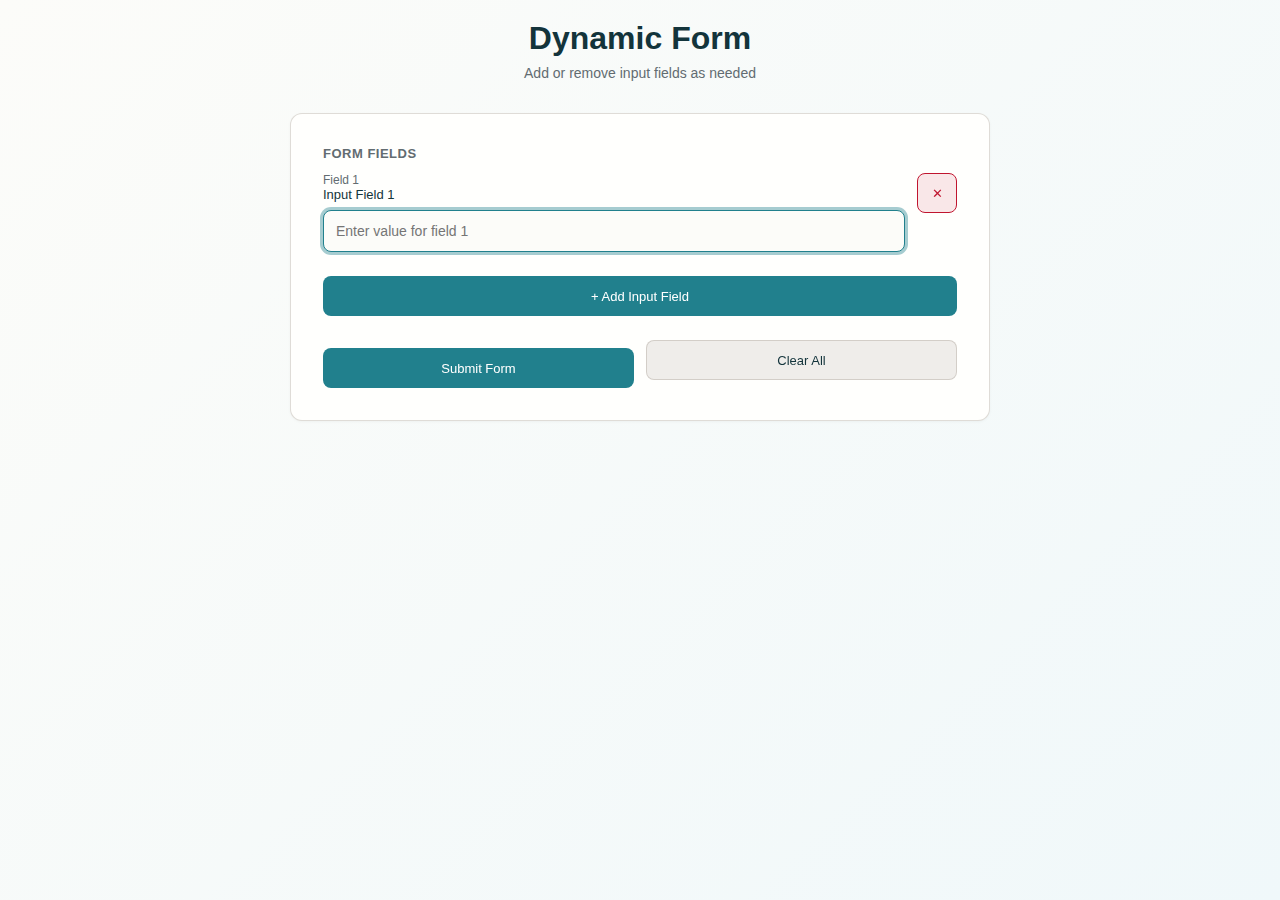
<file: JavaScript_Task_1_Divyesh_Gangera/index.html>
<!DOCTYPE html>
<html lang="en">
<head>
    <meta charset="UTF-8">
    <meta name="viewport" content="width=device-width, initial-scale=1.0">
    <title>Dynamic Input Form - MERN Stack</title>
    <link rel="stylesheet" href="styles.css">
</head>
<body>
    <div class="container">
        <div class="header">
            <h1>Dynamic Form</h1>
            <p>Add or remove input fields as needed</p>
        </div>

        <div class="form-card">
            <div class="success-message" id="successMessage">
                ✓ Form submitted successfully! Data logged to console.
            </div>

            <form id="dynamicForm">
                <div class="fields-section">
                    <div class="fields-header">Form Fields</div>
                    <div id="fieldsContainer"></div>
                </div>

                <button type="button" class="btn btn-add" id="addFieldBtn">
                    + Add Input Field
                </button>

                <div class="form-actions">
                    <button type="submit" class="btn btn-submit" id="submitBtn">
                        Submit Form
                    </button>
                    <button type="reset" class="btn btn-reset" id="resetBtn">
                        Clear All
                    </button>
                </div>
            </form>
        </div>
    </div>

    <script src="script.js"></script>
</body>
</html>
</file>
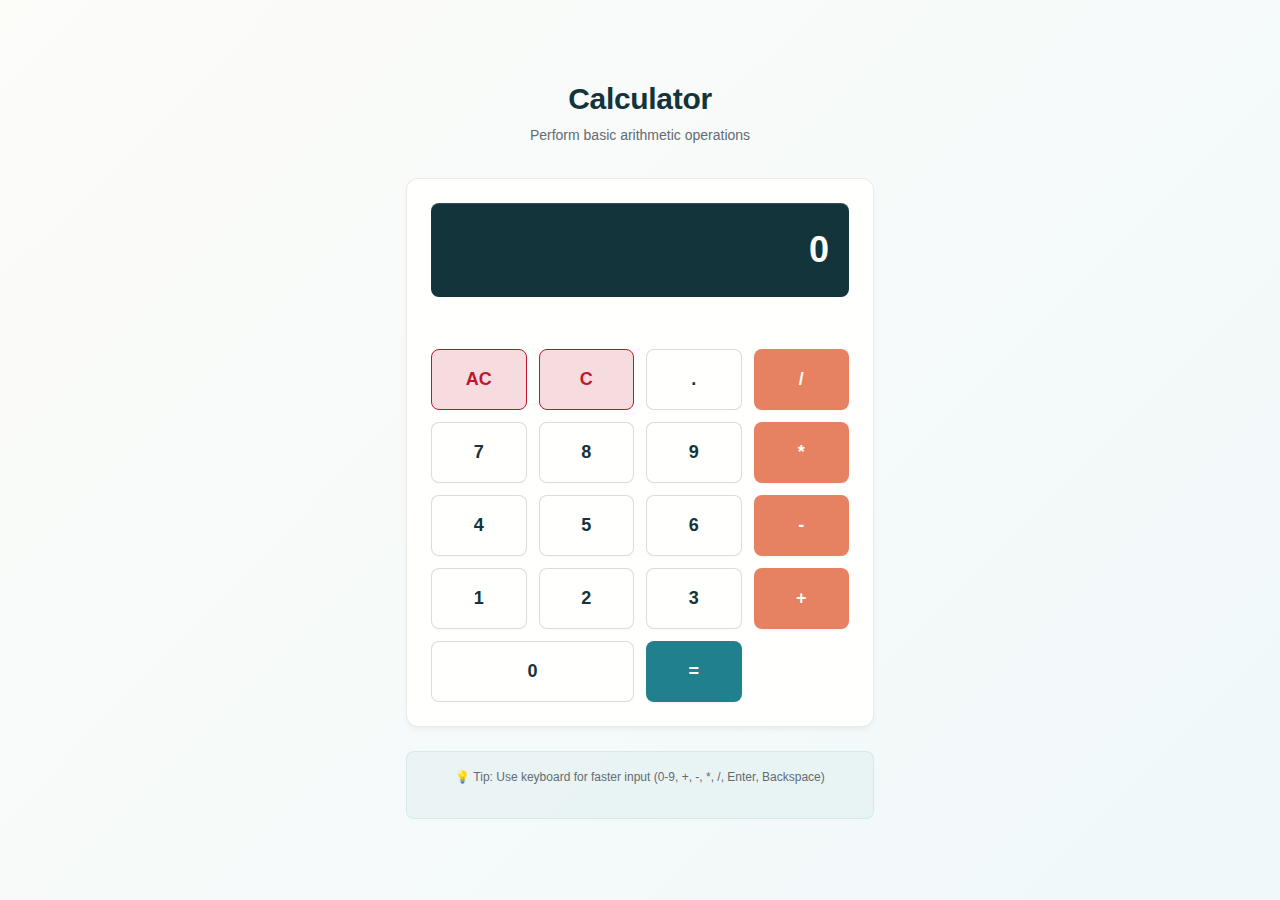
<file: JavaScript_Task_2_Divyesh_Gangera/index.html>
<!DOCTYPE html>
<html lang="en">
<head>
    <meta charset="UTF-8">
    <meta name="viewport" content="width=device-width, initial-scale=1.0">
    <title>Calculator - MERN Stack</title>
    <link rel="stylesheet" href="styles.css">
</head>
<body>
    <div class="container">
        <div class="header">
            <h1>Calculator</h1>
            <p>Perform basic arithmetic operations</p>
        </div>

        <div class="calculator">
            <div class="display-container">
                <div class="display" id="display">0</div>
                <div class="history" id="history"></div>
            </div>

            <div class="buttons-grid">
                <!-- First Row: AC, C, . -->
                <button class="btn btn-reset" data-action="reset">AC</button>
                <button class="btn btn-clear" data-action="clear">C</button>
                <button class="btn btn-decimal" data-value=".">.</button>
                <button class="btn btn-operator" data-operator="/">/</button>

                <!-- Second Row: 7, 8, 9 -->
                <button class="btn btn-number" data-value="7">7</button>
                <button class="btn btn-number" data-value="8">8</button>
                <button class="btn btn-number" data-value="9">9</button>
                <button class="btn btn-operator" data-operator="*">*</button>

                <!-- Third Row: 4, 5, 6 -->
                <button class="btn btn-number" data-value="4">4</button>
                <button class="btn btn-number" data-value="5">5</button>
                <button class="btn btn-number" data-value="6">6</button>
                <button class="btn btn-operator" data-operator="-">-</button>

                <!-- Fourth Row: 1, 2, 3 -->
                <button class="btn btn-number" data-value="1">1</button>
                <button class="btn btn-number" data-value="2">2</button>
                <button class="btn btn-number" data-value="3">3</button>
                <button class="btn btn-operator" data-operator="+">+</button>

                <!-- Fifth Row: 0, Equals -->
                <button class="btn btn-number btn-zero" data-value="0">0</button>
                <button class="btn btn-equals" data-action="equals">=</button>
            </div>
        </div>

        <div class="info">
            <p>💡 Tip: Use keyboard for faster input (0-9, +, -, *, /, Enter, Backspace)</p>
        </div>
    </div>

    <script src="script.js"></script>
</body>
</html>
</file>
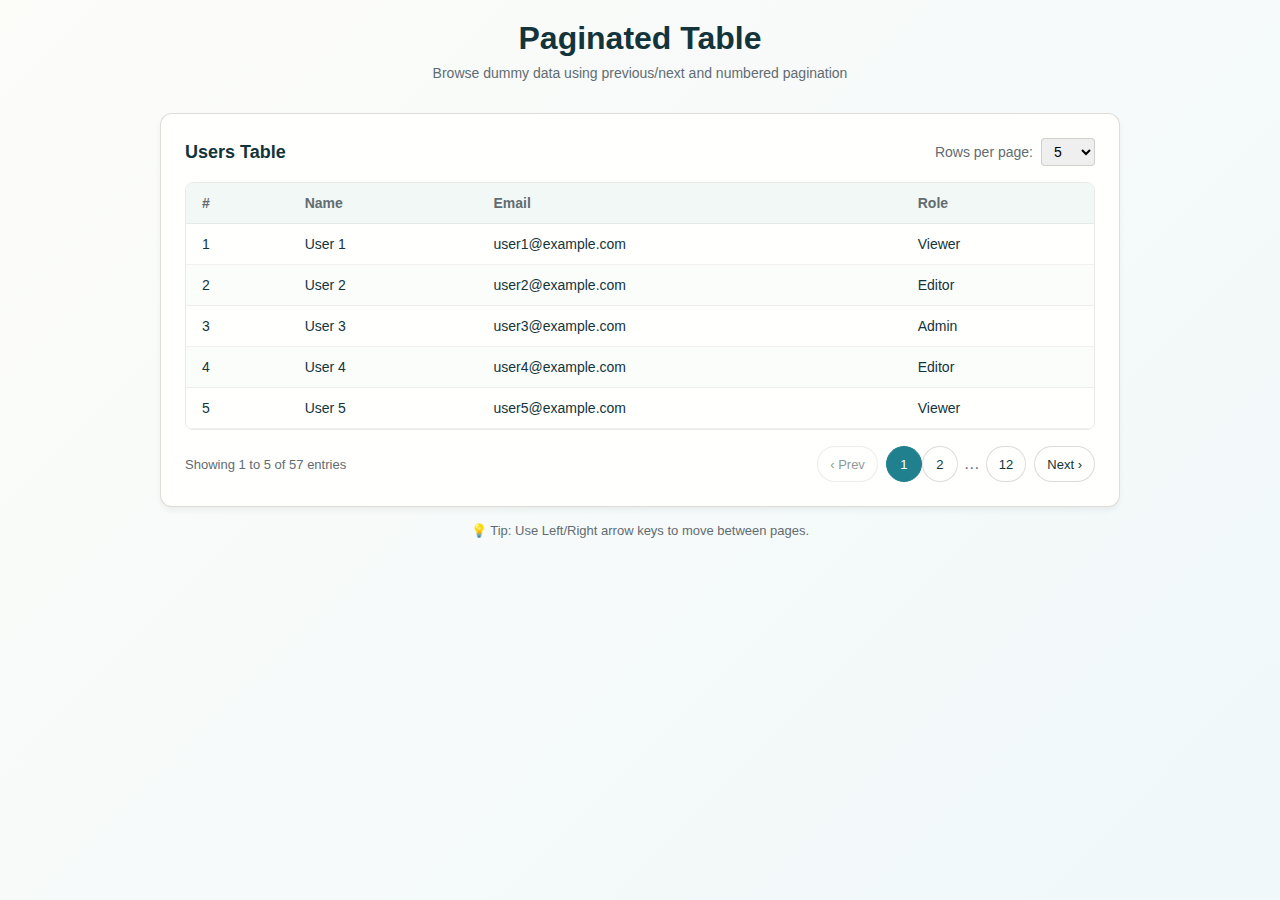
<file: JavaScript_Task_3_Divyesh_Gangera/index.html>
<!DOCTYPE html>
<html lang="en">
<head>
  <meta charset="UTF-8" />
  <meta name="viewport" content="width=device-width, initial-scale=1.0" />
  <title>Table Pagination - MERN Stack</title>
  <link rel="stylesheet" href="styles.css" />
</head>
<body>
  <div class="container">
    <header class="header">
      <h1>Paginated Table</h1>
      <p>Browse dummy data using previous/next and numbered pagination</p>
    </header>

    <main class="card">
      <div class="table-header">
        <h2 class="table-title">Users Table</h2>
        <div class="page-size-control">
          <label for="pageSizeSelect">Rows per page:</label>
          <select id="pageSizeSelect">
            <option value="5" selected>5</option>
            <option value="10">10</option>
          </select>
        </div>
      </div>

      <div class="table-wrapper">
        <table>
          <thead>
            <tr>
              <th>#</th>
              <th>Name</th>
              <th>Email</th>
              <th>Role</th>
            </tr>
          </thead>
          <tbody id="tableBody">
          </tbody>
        </table>
      </div>

      <div class="table-footer">
        <div class="rows-info" id="rowsInfo">
          Showing 0 to 0 of 0 entries
        </div>

        <nav class="pagination" aria-label="Table pagination">
          <button
            class="pagination-btn prev"
            id="prevBtn"
            type="button"
          >
            ‹ Prev
          </button>

          <div class="pagination-pages" id="paginationPages">
            <!-- Dynamic numbered buttons + ellipsis -->
          </div>

          <button
            class="pagination-btn next"
            id="nextBtn"
            type="button"
          >
            Next ›
          </button>
        </nav>
      </div>
    </main>

    <p class="hint">
      💡 Tip: Use Left/Right arrow keys to move between pages.
    </p>
  </div>

  <script src="script.js"></script>
</body>
</html>
</file>
<file: JavaScript_Task_1_Divyesh_Gangera/styles.css>
:root {
  --color-bg-primary: rgba(252, 252, 249, 1);
  --color-bg-secondary: rgba(255, 255, 253, 1);
  --color-text-primary: rgba(19, 52, 59, 1);
  --color-text-secondary: rgba(98, 108, 113, 1);
  --color-primary: rgba(33, 128, 141, 1);
  --color-primary-hover: rgba(29, 116, 128, 1);
  --color-primary-active: rgba(26, 104, 115, 1);
  --color-border: rgba(94, 82, 64, 0.2);
  --color-error: rgba(192, 21, 47, 1);
  --color-success: rgba(33, 128, 141, 1);
  --color-focus-ring: rgba(33, 128, 141, 0.4);
  --shadow-sm: 0 1px 3px rgba(0, 0, 0, 0.04);
  --shadow-md: 0 4px 6px -1px rgba(0, 0, 0, 0.04);
  --radius-base: 8px;
  --radius-lg: 12px;
  --space-8: 8px;
  --space-12: 12px;
  --space-16: 16px;
  --space-20: 20px;
  --space-24: 24px;
  --space-32: 32px;
  --font-family: -apple-system, BlinkMacSystemFont, "Segoe UI", sans-serif;
}

* {
  margin: 0;
  padding: 0;
  box-sizing: border-box;
}

body {
  font-family: var(--font-family);
  background: linear-gradient(
    135deg,
    var(--color-bg-primary) 0%,
    rgba(240, 248, 250, 1) 100%
  );
  color: var(--color-text-primary);
  min-height: 100vh;
  padding: var(--space-20);
}

.container {
  max-width: 700px;
  margin: 0 auto;
}

.header {
  text-align: center;
  margin-bottom: var(--space-32);
}

.header h1 {
  font-size: 32px;
  font-weight: 600;
  margin-bottom: var(--space-8);
  color: var(--color-text-primary);
}

.header p {
  font-size: 14px;
  color: var(--color-text-secondary);
  margin: 0;
}

.form-card {
  background: var(--color-bg-secondary);
  border-radius: var(--radius-lg);
  border: 1px solid var(--color-border);
  padding: var(--space-32);
  box-shadow: var(--shadow-sm);
}

.form-group {
  margin-bottom: var(--space-20);
}

.form-group:last-of-type {
  margin-bottom: var(--space-24);
}

.field-container {
  display: flex;
  gap: var(--space-12);
  align-items: flex-start;
}

.field-wrapper {
  flex: 1;
}

.form-label {
  display: block;
  font-size: 13px;
  font-weight: 500;
  margin-bottom: var(--space-8);
  color: var(--color-text-primary);
  text-transform: capitalize;
}

.form-input {
  width: 100%;
  padding: var(--space-12) var(--space-12);
  font-size: 14px;
  border: 1px solid var(--color-border);
  border-radius: var(--radius-base);
  background: var(--color-bg-primary);
  color: var(--color-text-primary);
  transition: all 0.15s ease;
  font-family: var(--font-family);
}

.form-input:focus {
  outline: none;
  border-color: var(--color-primary);
  box-shadow: 0 0 0 3px var(--color-focus-ring);
}

.form-input:disabled {
  background-color: rgba(94, 82, 64, 0.05);
  cursor: not-allowed;
  opacity: 0.6;
}

.form-input.error {
  border-color: var(--color-error);
}

.form-input.error:focus {
  box-shadow: 0 0 0 3px rgba(192, 21, 47, 0.4);
}

.error-message {
  font-size: 12px;
  color: var(--color-error);
  margin-top: var(--space-4);
  display: none;
}

.form-group.has-error .error-message {
  display: block;
}

.btn-group {
  display: flex;
  gap: var(--space-8);
}

.btn {
  padding: var(--space-10) var(--space-16);
  border-radius: var(--radius-base);
  font-size: 13px;
  font-weight: 500;
  cursor: pointer;
  border: none;
  transition: all 0.15s ease;
  font-family: var(--font-family);
  display: inline-flex;
  align-items: center;
  justify-content: center;
  min-width: 40px;
  height: 40px;
}

.btn:focus-visible {
  outline: 2px solid var(--color-primary);
  outline-offset: 2px;
}

.btn:disabled {
  opacity: 0.5;
  cursor: not-allowed;
}

.btn-remove {
  background: rgba(192, 21, 47, 0.1);
  color: var(--color-error);
  padding: var(--space-10);
  width: 40px;
  flex-shrink: 0;
  border: 1px solid var(--color-error);
}

.btn-remove:hover:not(:disabled) {
  background: rgba(192, 21, 47, 0.2);
}

.btn-remove:active:not(:disabled) {
  background: rgba(192, 21, 47, 0.3);
}

.btn-add {
  background: var(--color-primary);
  color: rgba(255, 255, 255, 1);
  border: none;
  width: 100%;
  margin-bottom: var(--space-24);
}

.btn-add:hover:not(:disabled) {
  background: var(--color-primary-hover);
}

.btn-add:active:not(:disabled) {
  background: var(--color-primary-active);
}

.btn-submit {
  background: var(--color-primary);
  color: rgba(255, 255, 255, 1);
  width: 100%;
  border: none;
  margin-top: var(--space-8);
}

.btn-submit:hover:not(:disabled) {
  background: var(--color-primary-hover);
}

.btn-submit:active:not(:disabled) {
  background: var(--color-primary-active);
}

.btn-reset {
  background: rgba(94, 82, 64, 0.1);
  color: var(--color-text-primary);
  border: 1px solid var(--color-border);
  width: 100%;
}

.btn-reset:hover:not(:disabled) {
  background: rgba(94, 82, 64, 0.15);
}

.fields-section {
  margin-bottom: var(--space-16);
}

.fields-header {
  font-size: 13px;
  font-weight: 600;
  color: var(--color-text-secondary);
  margin-bottom: var(--space-12);
  text-transform: uppercase;
  letter-spacing: 0.5px;
}

.success-message {
  background: rgba(33, 128, 141, 0.1);
  border: 1px solid var(--color-success);
  border-radius: var(--radius-base);
  padding: var(--space-16);
  margin-bottom: var(--space-16);
  color: var(--color-success);
  font-size: 14px;
  display: none;
}

.success-message.show {
  display: block;
  animation: slideIn 0.3s ease forwards;
}

@keyframes slideIn {
  from {
    opacity: 0;
    transform: translateY(-10px);
  }
  to {
    opacity: 1;
    transform: translateY(0);
  }
}

.form-actions {
  display: grid;
  grid-template-columns: 1fr 1fr;
  gap: var(--space-12);
}

.empty-state {
  text-align: center;
  padding: var(--space-32);
  color: var(--color-text-secondary);
  font-size: 14px;
}

.empty-state svg {
  width: 48px;
  height: 48px;
  margin-bottom: var(--space-16);
  opacity: 0.5;
}

@media (max-width: 600px) {
  .form-card {
    padding: var(--space-20);
  }

  .form-actions {
    grid-template-columns: 1fr;
  }

  .header h1 {
    font-size: 24px;
  }
}

.field-number {
  font-size: 12px;
  color: var(--color-text-secondary);
  margin-bottom: var(--space-4);
}
</file>
<file: JavaScript_Task_2_Divyesh_Gangera/styles.css>
:root {
  /* Primitive Color Tokens */
  --color-white: rgba(255, 255, 255, 1);
  --color-black: rgba(0, 0, 0, 1);
  --color-cream-50: rgba(252, 252, 249, 1);
  --color-cream-100: rgba(255, 255, 253, 1);
  --color-gray-200: rgba(245, 245, 245, 1);
  --color-gray-300: rgba(167, 169, 169, 1);
  --color-gray-400: rgba(119, 124, 124, 1);
  --color-slate-500: rgba(98, 108, 113, 1);
  --color-brown-600: rgba(94, 82, 64, 1);
  --color-charcoal-700: rgba(31, 33, 33, 1);
  --color-charcoal-800: rgba(38, 40, 40, 1);
  --color-slate-900: rgba(19, 52, 59, 1);
  --color-teal-300: rgba(50, 184, 198, 1);
  --color-teal-400: rgba(45, 166, 178, 1);
  --color-teal-500: rgba(33, 128, 141, 1);
  --color-teal-600: rgba(29, 116, 128, 1);
  --color-teal-700: rgba(26, 104, 115, 1);
  --color-teal-800: rgba(41, 150, 161, 1);
  --color-red-400: rgba(255, 84, 89, 1);
  --color-red-500: rgba(192, 21, 47, 1);
  --color-orange-400: rgba(230, 129, 97, 1);
  --color-orange-500: rgba(168, 75, 47, 1);

  /* RGB versions for opacity control */
  --color-brown-600-rgb: 94, 82, 64;
  --color-teal-500-rgb: 33, 128, 141;
  --color-slate-900-rgb: 19, 52, 59;
  --color-slate-500-rgb: 98, 108, 113;
  --color-red-500-rgb: 192, 21, 47;
  --color-red-400-rgb: 255, 84, 89;
  --color-orange-500-rgb: 168, 75, 47;
  --color-orange-400-rgb: 230, 129, 97;

  /* Background color tokens (Light Mode) */
  --color-bg-1: rgba(59, 130, 246, 0.08); /* Light blue */
  --color-bg-2: rgba(245, 158, 11, 0.08); /* Light yellow */
  --color-bg-3: rgba(34, 197, 94, 0.08); /* Light green */
  --color-bg-4: rgba(239, 68, 68, 0.08); /* Light red */
  --color-bg-5: rgba(147, 51, 234, 0.08); /* Light purple */
  --color-bg-6: rgba(249, 115, 22, 0.08); /* Light orange */
  --color-bg-7: rgba(236, 72, 153, 0.08); /* Light pink */
  --color-bg-8: rgba(6, 182, 212, 0.08); /* Light cyan */

  /* Semantic Color Tokens (Light Mode) */
  --color-background: var(--color-cream-50);
  --color-surface: var(--color-cream-100);
  --color-text: var(--color-slate-900);
  --color-text-secondary: var(--color-slate-500);
  --color-primary: var(--color-teal-500);
  --color-primary-hover: var(--color-teal-600);
  --color-primary-active: var(--color-teal-700);
  --color-secondary: rgba(var(--color-brown-600-rgb), 0.12);
  --color-secondary-hover: rgba(var(--color-brown-600-rgb), 0.2);
  --color-secondary-active: rgba(var(--color-brown-600-rgb), 0.25);
  --color-border: rgba(var(--color-brown-600-rgb), 0.2);
  --color-btn-primary-text: var(--color-cream-50);
  --color-card-border: rgba(var(--color-brown-600-rgb), 0.12);
  --color-card-border-inner: rgba(var(--color-brown-600-rgb), 0.12);
  --color-error: var(--color-red-500);
  --color-success: var(--color-teal-500);
  --color-warning: var(--color-orange-500);
  --color-info: var(--color-slate-500);
  --color-focus-ring: rgba(var(--color-teal-500-rgb), 0.4);
  --color-select-caret: rgba(var(--color-slate-900-rgb), 0.8);

  /* Common style patterns */
  --focus-ring: 0 0 0 3px var(--color-focus-ring);
  --focus-outline: 2px solid var(--color-primary);
  --status-bg-opacity: 0.15;
  --status-border-opacity: 0.25;
  --select-caret-light: url("data:image/svg+xml,%3Csvg xmlns='http://www.w3.org/2000/svg' width='16' height='16' viewBox='0 0 24 24' fill='none' stroke='%23134252' stroke-width='2' stroke-linecap='round' stroke-linejoin='round'%3E%3Cpolyline points='6 9 12 15 18 9'%3E%3C/polyline%3E%3C/svg%3E");
  --select-caret-dark: url("data:image/svg+xml,%3Csvg xmlns='http://www.w3.org/2000/svg' width='16' height='16' viewBox='0 0 24 24' fill='none' stroke='%23f5f5f5' stroke-width='2' stroke-linecap='round' stroke-linejoin='round'%3E%3Cpolyline points='6 9 12 15 18 9'%3E%3C/polyline%3E%3C/svg%3E");

  /* RGB versions for opacity control */
  --color-success-rgb: 33, 128, 141;
  --color-error-rgb: 192, 21, 47;
  --color-warning-rgb: 168, 75, 47;
  --color-info-rgb: 98, 108, 113;

  /* Typography */
  --font-family-base: "FKGroteskNeue", "Geist", "Inter", -apple-system,
    BlinkMacSystemFont, "Segoe UI", Roboto, sans-serif;
  --font-family-mono: "Berkeley Mono", ui-monospace, SFMono-Regular, Menlo,
    Monaco, Consolas, monospace;
  --font-size-xs: 11px;
  --font-size-sm: 12px;
  --font-size-base: 14px;
  --font-size-md: 14px;
  --font-size-lg: 16px;
  --font-size-xl: 18px;
  --font-size-2xl: 20px;
  --font-size-3xl: 24px;
  --font-size-4xl: 30px;
  --font-weight-normal: 400;
  --font-weight-medium: 500;
  --font-weight-semibold: 550;
  --font-weight-bold: 600;
  --line-height-tight: 1.2;
  --line-height-normal: 1.5;
  --letter-spacing-tight: -0.01em;

  /* Spacing */
  --space-0: 0;
  --space-1: 1px;
  --space-2: 2px;
  --space-4: 4px;
  --space-6: 6px;
  --space-8: 8px;
  --space-10: 10px;
  --space-12: 12px;
  --space-16: 16px;
  --space-20: 20px;
  --space-24: 24px;
  --space-32: 32px;

  /* Border Radius */
  --radius-sm: 6px;
  --radius-base: 8px;
  --radius-md: 10px;
  --radius-lg: 12px;
  --radius-full: 9999px;

  /* Shadows */
  --shadow-xs: 0 1px 2px rgba(0, 0, 0, 0.02);
  --shadow-sm: 0 1px 3px rgba(0, 0, 0, 0.04), 0 1px 2px rgba(0, 0, 0, 0.02);
  --shadow-md: 0 4px 6px -1px rgba(0, 0, 0, 0.04),
    0 2px 4px -1px rgba(0, 0, 0, 0.02);
  --shadow-lg: 0 10px 15px -3px rgba(0, 0, 0, 0.04),
    0 4px 6px -2px rgba(0, 0, 0, 0.02);
  --shadow-inset-sm: inset 0 1px 0 rgba(255, 255, 255, 0.15),
    inset 0 -1px 0 rgba(0, 0, 0, 0.03);

  /* Animation */
  --duration-fast: 150ms;
  --duration-normal: 250ms;
  --ease-standard: cubic-bezier(0.16, 1, 0.3, 1);

  /* Layout */
  --container-sm: 640px;
  --container-md: 768px;
  --container-lg: 1024px;
  --container-xl: 1280px;
}

/* Dark mode colors */
@media (prefers-color-scheme: dark) {
  :root {
    /* RGB versions for opacity control (Dark Mode) */
    --color-gray-400-rgb: 119, 124, 124;
    --color-teal-300-rgb: 50, 184, 198;
    --color-gray-300-rgb: 167, 169, 169;
    --color-gray-200-rgb: 245, 245, 245;

    /* Background color tokens (Dark Mode) */
    --color-bg-1: rgba(29, 78, 216, 0.15); /* Dark blue */
    --color-bg-2: rgba(180, 83, 9, 0.15); /* Dark yellow */
    --color-bg-3: rgba(21, 128, 61, 0.15); /* Dark green */
    --color-bg-4: rgba(185, 28, 28, 0.15); /* Dark red */
    --color-bg-5: rgba(107, 33, 168, 0.15); /* Dark purple */
    --color-bg-6: rgba(194, 65, 12, 0.15); /* Dark orange */
    --color-bg-7: rgba(190, 24, 93, 0.15); /* Dark pink */
    --color-bg-8: rgba(8, 145, 178, 0.15); /* Dark cyan */

    /* Semantic Color Tokens (Dark Mode) */
    --color-background: var(--color-charcoal-700);
    --color-surface: var(--color-charcoal-800);
    --color-text: var(--color-gray-200);
    --color-text-secondary: rgba(var(--color-gray-300-rgb), 0.7);
    --color-primary: var(--color-teal-300);
    --color-primary-hover: var(--color-teal-400);
    --color-primary-active: var(--color-teal-800);
    --color-secondary: rgba(var(--color-gray-400-rgb), 0.15);
    --color-secondary-hover: rgba(var(--color-gray-400-rgb), 0.25);
    --color-secondary-active: rgba(var(--color-gray-400-rgb), 0.3);
    --color-border: rgba(var(--color-gray-400-rgb), 0.3);
    --color-error: var(--color-red-400);
    --color-success: var(--color-teal-300);
    --color-warning: var(--color-orange-400);
    --color-info: var(--color-gray-300);
    --color-focus-ring: rgba(var(--color-teal-300-rgb), 0.4);
    --color-btn-primary-text: var(--color-slate-900);
    --color-card-border: rgba(var(--color-gray-400-rgb), 0.2);
    --color-card-border-inner: rgba(var(--color-gray-400-rgb), 0.15);
    --shadow-inset-sm: inset 0 1px 0 rgba(255, 255, 255, 0.1),
      inset 0 -1px 0 rgba(0, 0, 0, 0.15);
    --button-border-secondary: rgba(var(--color-gray-400-rgb), 0.2);
    --color-border-secondary: rgba(var(--color-gray-400-rgb), 0.2);
    --color-select-caret: rgba(var(--color-gray-200-rgb), 0.8);

    /* Common style patterns - updated for dark mode */
    --focus-ring: 0 0 0 3px var(--color-focus-ring);
    --focus-outline: 2px solid var(--color-primary);
    --status-bg-opacity: 0.15;
    --status-border-opacity: 0.25;
    --select-caret-light: url("data:image/svg+xml,%3Csvg xmlns='http://www.w3.org/2000/svg' width='16' height='16' viewBox='0 0 24 24' fill='none' stroke='%23134252' stroke-width='2' stroke-linecap='round' stroke-linejoin='round'%3E%3Cpolyline points='6 9 12 15 18 9'%3E%3C/polyline%3E%3C/svg%3E");
    --select-caret-dark: url("data:image/svg+xml,%3Csvg xmlns='http://www.w3.org/2000/svg' width='16' height='16' viewBox='0 0 24 24' fill='none' stroke='%23f5f5f5' stroke-width='2' stroke-linecap='round' stroke-linejoin='round'%3E%3Cpolyline points='6 9 12 15 18 9'%3E%3C/polyline%3E%3C/svg%3E");

    /* RGB versions for dark mode */
    --color-success-rgb: var(--color-teal-300-rgb);
    --color-error-rgb: var(--color-red-400-rgb);
    --color-warning-rgb: var(--color-orange-400-rgb);
    --color-info-rgb: var(--color-gray-300-rgb);
  }
}

/* Data attribute for manual theme switching */
[data-color-scheme="dark"] {
  /* RGB versions for opacity control (dark mode) */
  --color-gray-400-rgb: 119, 124, 124;
  --color-teal-300-rgb: 50, 184, 198;
  --color-gray-300-rgb: 167, 169, 169;
  --color-gray-200-rgb: 245, 245, 245;

  /* Colorful background palette - Dark Mode */
  --color-bg-1: rgba(29, 78, 216, 0.15); /* Dark blue */
  --color-bg-2: rgba(180, 83, 9, 0.15); /* Dark yellow */
  --color-bg-3: rgba(21, 128, 61, 0.15); /* Dark green */
  --color-bg-4: rgba(185, 28, 28, 0.15); /* Dark red */
  --color-bg-5: rgba(107, 33, 168, 0.15); /* Dark purple */
  --color-bg-6: rgba(194, 65, 12, 0.15); /* Dark orange */
  --color-bg-7: rgba(190, 24, 93, 0.15); /* Dark pink */
  --color-bg-8: rgba(8, 145, 178, 0.15); /* Dark cyan */

  /* Semantic Color Tokens (Dark Mode) */
  --color-background: var(--color-charcoal-700);
  --color-surface: var(--color-charcoal-800);
  --color-text: var(--color-gray-200);
  --color-text-secondary: rgba(var(--color-gray-300-rgb), 0.7);
  --color-primary: var(--color-teal-300);
  --color-primary-hover: var(--color-teal-400);
  --color-primary-active: var(--color-teal-800);
  --color-secondary: rgba(var(--color-gray-400-rgb), 0.15);
  --color-secondary-hover: rgba(var(--color-gray-400-rgb), 0.25);
  --color-secondary-active: rgba(var(--color-gray-400-rgb), 0.3);
  --color-border: rgba(var(--color-gray-400-rgb), 0.3);
  --color-error: var(--color-red-400);
  --color-success: var(--color-teal-300);
  --color-warning: var(--color-orange-400);
  --color-info: var(--color-gray-300);
  --color-focus-ring: rgba(var(--color-teal-300-rgb), 0.4);
  --color-btn-primary-text: var(--color-slate-900);
  --color-card-border: rgba(var(--color-gray-400-rgb), 0.15);
  --color-card-border-inner: rgba(var(--color-gray-400-rgb), 0.15);
  --shadow-inset-sm: inset 0 1px 0 rgba(255, 255, 255, 0.1),
    inset 0 -1px 0 rgba(0, 0, 0, 0.15);
  --color-border-secondary: rgba(var(--color-gray-400-rgb), 0.2);
  --color-select-caret: rgba(var(--color-gray-200-rgb), 0.8);

  /* Common style patterns - updated for dark mode */
  --focus-ring: 0 0 0 3px var(--color-focus-ring);
  --focus-outline: 2px solid var(--color-primary);
  --status-bg-opacity: 0.15;
  --status-border-opacity: 0.25;
  --select-caret-light: url("data:image/svg+xml,%3Csvg xmlns='http://www.w3.org/2000/svg' width='16' height='16' viewBox='0 0 24 24' fill='none' stroke='%23134252' stroke-width='2' stroke-linecap='round' stroke-linejoin='round'%3E%3Cpolyline points='6 9 12 15 18 9'%3E%3C/polyline%3E%3C/svg%3E");
  --select-caret-dark: url("data:image/svg+xml,%3Csvg xmlns='http://www.w3.org/2000/svg' width='16' height='16' viewBox='0 0 24 24' fill='none' stroke='%23f5f5f5' stroke-width='2' stroke-linecap='round' stroke-linejoin='round'%3E%3Cpolyline points='6 9 12 15 18 9'%3E%3C/polyline%3E%3C/svg%3E");

  /* RGB versions for dark mode */
  --color-success-rgb: var(--color-teal-300-rgb);
  --color-error-rgb: var(--color-red-400-rgb);
  --color-warning-rgb: var(--color-orange-400-rgb);
  --color-info-rgb: var(--color-gray-300-rgb);
}

[data-color-scheme="light"] {
  /* RGB versions for opacity control (light mode) */
  --color-brown-600-rgb: 94, 82, 64;
  --color-teal-500-rgb: 33, 128, 141;
  --color-slate-900-rgb: 19, 52, 59;

  /* Semantic Color Tokens (Light Mode) */
  --color-background: var(--color-cream-50);
  --color-surface: var(--color-cream-100);
  --color-text: var(--color-slate-900);
  --color-text-secondary: var(--color-slate-500);
  --color-primary: var(--color-teal-500);
  --color-primary-hover: var(--color-teal-600);
  --color-primary-active: var(--color-teal-700);
  --color-secondary: rgba(var(--color-brown-600-rgb), 0.12);
  --color-secondary-hover: rgba(var(--color-brown-600-rgb), 0.2);
  --color-secondary-active: rgba(var(--color-brown-600-rgb), 0.25);
  --color-border: rgba(var(--color-brown-600-rgb), 0.2);
  --color-btn-primary-text: var(--color-cream-50);
  --color-card-border: rgba(var(--color-brown-600-rgb), 0.12);
  --color-card-border-inner: rgba(var(--color-brown-600-rgb), 0.12);
  --color-error: var(--color-red-500);
  --color-success: var(--color-teal-500);
  --color-warning: var(--color-orange-500);
  --color-info: var(--color-slate-500);
  --color-focus-ring: rgba(var(--color-teal-500-rgb), 0.4);

  /* RGB versions for light mode */
  --color-success-rgb: var(--color-teal-500-rgb);
  --color-error-rgb: var(--color-red-500-rgb);
  --color-warning-rgb: var(--color-orange-500-rgb);
  --color-info-rgb: var(--color-slate-500-rgb);
}

/* Base styles */
html {
  font-size: var(--font-size-base);
  font-family: var(--font-family-base);
  line-height: var(--line-height-normal);
  color: var(--color-text);
  background-color: var(--color-background);
  -webkit-font-smoothing: antialiased;
  box-sizing: border-box;
}

body {
  margin: 0;
  padding: 0;
}

*,
*::before,
*::after {
  box-sizing: inherit;
}

/* Typography */
h1,
h2,
h3,
h4,
h5,
h6 {
  margin: 0;
  font-weight: var(--font-weight-semibold);
  line-height: var(--line-height-tight);
  color: var(--color-text);
  letter-spacing: var(--letter-spacing-tight);
}

h1 {
  font-size: var(--font-size-4xl);
}
h2 {
  font-size: var(--font-size-3xl);
}
h3 {
  font-size: var(--font-size-2xl);
}
h4 {
  font-size: var(--font-size-xl);
}
h5 {
  font-size: var(--font-size-lg);
}
h6 {
  font-size: var(--font-size-md);
}

p {
  margin: 0 0 var(--space-16) 0;
}

a {
  color: var(--color-primary);
  text-decoration: none;
  transition: color var(--duration-fast) var(--ease-standard);
}

a:hover {
  color: var(--color-primary-hover);
}

code,
pre {
  font-family: var(--font-family-mono);
  font-size: calc(var(--font-size-base) * 0.95);
  background-color: var(--color-secondary);
  border-radius: var(--radius-sm);
}

code {
  padding: var(--space-1) var(--space-4);
}

pre {
  padding: var(--space-16);
  margin: var(--space-16) 0;
  overflow: auto;
  border: 1px solid var(--color-border);
}

pre code {
  background: none;
  padding: 0;
}

/* Buttons */
.btn {
  display: inline-flex;
  align-items: center;
  justify-content: center;
  padding: var(--space-8) var(--space-16);
  border-radius: var(--radius-base);
  font-size: var(--font-size-base);
  font-weight: 500;
  line-height: 1.5;
  cursor: pointer;
  transition: all var(--duration-normal) var(--ease-standard);
  border: none;
  text-decoration: none;
  position: relative;
}

.btn:focus-visible {
  outline: none;
  box-shadow: var(--focus-ring);
}

.btn--primary {
  background: var(--color-primary);
  color: var(--color-btn-primary-text);
}

.btn--primary:hover {
  background: var(--color-primary-hover);
}

.btn--primary:active {
  background: var(--color-primary-active);
}

.btn--secondary {
  background: var(--color-secondary);
  color: var(--color-text);
}

.btn--secondary:hover {
  background: var(--color-secondary-hover);
}

.btn--secondary:active {
  background: var(--color-secondary-active);
}

.btn--outline {
  background: transparent;
  border: 1px solid var(--color-border);
  color: var(--color-text);
}

.btn--outline:hover {
  background: var(--color-secondary);
}

.btn--sm {
  padding: var(--space-4) var(--space-12);
  font-size: var(--font-size-sm);
  border-radius: var(--radius-sm);
}

.btn--lg {
  padding: var(--space-10) var(--space-20);
  font-size: var(--font-size-lg);
  border-radius: var(--radius-md);
}

.btn--full-width {
  width: 100%;
}

.btn:disabled {
  opacity: 0.5;
  cursor: not-allowed;
}

/* Form elements */
.form-control {
  display: block;
  width: 100%;
  padding: var(--space-8) var(--space-12);
  font-size: var(--font-size-md);
  line-height: 1.5;
  color: var(--color-text);
  background-color: var(--color-surface);
  border: 1px solid var(--color-border);
  border-radius: var(--radius-base);
  transition: border-color var(--duration-fast) var(--ease-standard),
    box-shadow var(--duration-fast) var(--ease-standard);
}

textarea.form-control {
  font-family: var(--font-family-base);
  font-size: var(--font-size-base);
}

select.form-control {
  padding: var(--space-8) var(--space-12);
  -webkit-appearance: none;
  -moz-appearance: none;
  appearance: none;
  background-image: var(--select-caret-light);
  background-repeat: no-repeat;
  background-position: right var(--space-12) center;
  background-size: 16px;
  padding-right: var(--space-32);
}

/* Add a dark mode specific caret */
@media (prefers-color-scheme: dark) {
  select.form-control {
    background-image: var(--select-caret-dark);
  }
}

/* Also handle data-color-scheme */
[data-color-scheme="dark"] select.form-control {
  background-image: var(--select-caret-dark);
}

[data-color-scheme="light"] select.form-control {
  background-image: var(--select-caret-light);
}

.form-control:focus {
  border-color: var(--color-primary);
  outline: var(--focus-outline);
}

.form-label {
  display: block;
  margin-bottom: var(--space-8);
  font-weight: var(--font-weight-medium);
  font-size: var(--font-size-sm);
}

.form-group {
  margin-bottom: var(--space-16);
}

/* Card component */
.card {
  background-color: var(--color-surface);
  border-radius: var(--radius-lg);
  border: 1px solid var(--color-card-border);
  box-shadow: var(--shadow-sm);
  overflow: hidden;
  transition: box-shadow var(--duration-normal) var(--ease-standard);
}

.card:hover {
  box-shadow: var(--shadow-md);
}

.card__body {
  padding: var(--space-16);
}

.card__header,
.card__footer {
  padding: var(--space-16);
  border-bottom: 1px solid var(--color-card-border-inner);
}

/* Status indicators - simplified with CSS variables */
.status {
  display: inline-flex;
  align-items: center;
  padding: var(--space-6) var(--space-12);
  border-radius: var(--radius-full);
  font-weight: var(--font-weight-medium);
  font-size: var(--font-size-sm);
}

.status--success {
  background-color: rgba(
    var(--color-success-rgb, 33, 128, 141),
    var(--status-bg-opacity)
  );
  color: var(--color-success);
  border: 1px solid
    rgba(var(--color-success-rgb, 33, 128, 141), var(--status-border-opacity));
}

.status--error {
  background-color: rgba(
    var(--color-error-rgb, 192, 21, 47),
    var(--status-bg-opacity)
  );
  color: var(--color-error);
  border: 1px solid
    rgba(var(--color-error-rgb, 192, 21, 47), var(--status-border-opacity));
}

.status--warning {
  background-color: rgba(
    var(--color-warning-rgb, 168, 75, 47),
    var(--status-bg-opacity)
  );
  color: var(--color-warning);
  border: 1px solid
    rgba(var(--color-warning-rgb, 168, 75, 47), var(--status-border-opacity));
}

.status--info {
  background-color: rgba(
    var(--color-info-rgb, 98, 108, 113),
    var(--status-bg-opacity)
  );
  color: var(--color-info);
  border: 1px solid
    rgba(var(--color-info-rgb, 98, 108, 113), var(--status-border-opacity));
}

/* Container layout */
.container {
  width: 100%;
  margin-right: auto;
  margin-left: auto;
  padding-right: var(--space-16);
  padding-left: var(--space-16);
}

@media (min-width: 640px) {
  .container {
    max-width: var(--container-sm);
  }
}
@media (min-width: 768px) {
  .container {
    max-width: var(--container-md);
  }
}
@media (min-width: 1024px) {
  .container {
    max-width: var(--container-lg);
  }
}
@media (min-width: 1280px) {
  .container {
    max-width: var(--container-xl);
  }
}

/* Utility classes */
.flex {
  display: flex;
}
.flex-col {
  flex-direction: column;
}
.items-center {
  align-items: center;
}
.justify-center {
  justify-content: center;
}
.justify-between {
  justify-content: space-between;
}
.gap-4 {
  gap: var(--space-4);
}
.gap-8 {
  gap: var(--space-8);
}
.gap-16 {
  gap: var(--space-16);
}

.m-0 {
  margin: 0;
}
.mt-8 {
  margin-top: var(--space-8);
}
.mb-8 {
  margin-bottom: var(--space-8);
}
.mx-8 {
  margin-left: var(--space-8);
  margin-right: var(--space-8);
}
.my-8 {
  margin-top: var(--space-8);
  margin-bottom: var(--space-8);
}

.p-0 {
  padding: 0;
}
.py-8 {
  padding-top: var(--space-8);
  padding-bottom: var(--space-8);
}
.px-8 {
  padding-left: var(--space-8);
  padding-right: var(--space-8);
}
.py-16 {
  padding-top: var(--space-16);
  padding-bottom: var(--space-16);
}
.px-16 {
  padding-left: var(--space-16);
  padding-right: var(--space-16);
}

.block {
  display: block;
}
.hidden {
  display: none;
}

/* Accessibility */
.sr-only {
  position: absolute;
  width: 1px;
  height: 1px;
  padding: 0;
  margin: -1px;
  overflow: hidden;
  clip: rect(0, 0, 0, 0);
  white-space: nowrap;
  border-width: 0;
}

:focus-visible {
  outline: var(--focus-outline);
  outline-offset: 2px;
}

/* Dark mode specifics */
[data-color-scheme="dark"] .btn--outline {
  border: 1px solid var(--color-border-secondary);
}

@font-face {
  font-family: 'FKGroteskNeue';
  src: url('https://r2cdn.perplexity.ai/fonts/FKGroteskNeue.woff2')
    format('woff2');
}

/* Calculator Stylesheet - Aligned with Design System */

* {
    margin: 0;
    padding: 0;
    box-sizing: border-box;
}

html {
    font-size: var(--font-size-base);
}

body {
    font-family: var(--font-family-base);
    background: linear-gradient(135deg, var(--color-background) 0%, rgba(240, 248, 250, 1) 100%);
    color: var(--color-text);
    min-height: 100vh;
    padding: var(--space-20);
    display: flex;
    justify-content: center;
    align-items: center;
}

.container {
    width: 100%;
    max-width: 500px;
}

.header {
    text-align: center;
    margin-bottom: var(--space-32);
}

.header h1 {
    font-size: var(--font-size-4xl);
    font-weight: var(--font-weight-semibold);
    margin-bottom: var(--space-8);
    color: var(--color-text);
    line-height: var(--line-height-tight);
    letter-spacing: var(--letter-spacing-tight);
}

.header p {
    font-size: var(--font-size-base);
    color: var(--color-text-secondary);
    margin: 0;
    line-height: var(--line-height-normal);
}

.calculator {
    background: var(--color-surface);
    border-radius: var(--radius-lg);
    border: 1px solid var(--color-card-border);
    padding: var(--space-24);
    box-shadow: var(--shadow-md);
}

.display-container {
    margin-bottom: var(--space-24);
    text-align: right;
}

.display {
    background: var(--color-slate-900);
    color: var(--color-cream-50);
    font-size: 36px;
    font-weight: var(--font-weight-semibold);
    padding: var(--space-20);
    border-radius: var(--radius-base);
    word-wrap: break-word;
    word-break: break-all;
    min-height: 60px;
    display: flex;
    align-items: center;
    justify-content: flex-end;
    margin-bottom: var(--space-8);
    box-shadow: var(--shadow-inset-sm);
}

.history {
    font-size: var(--font-size-base);
    color: var(--color-text-secondary);
    height: 20px;
    padding: 0 var(--space-20);
    text-align: right;
}

.buttons-grid {
    display: grid;
    grid-template-columns: repeat(4, 1fr);
    gap: var(--space-12);
}

/* Reusable Button Component */
.btn {
    padding: var(--space-16);
    border-radius: var(--radius-base);
    font-size: 18px;
    font-weight: var(--font-weight-semibold);
    cursor: pointer;
    border: none;
    transition: all var(--duration-fast) var(--ease-standard);
    font-family: var(--font-family-base);
    display: flex;
    align-items: center;
    justify-content: center;
    min-height: 60px;
    user-select: none;
}

.btn:focus-visible {
    outline: var(--focus-outline);
    outline-offset: 2px;
    box-shadow: var(--focus-ring);
}

.btn:active:not(:disabled) {
    transform: scale(0.95);
}

.btn:disabled {
    opacity: 0.5;
    cursor: not-allowed;
}

/* Button Type: Number */
.btn-number {
    background: var(--color-surface);
    color: var(--color-text);
    border: 1px solid var(--color-border);
    box-shadow: var(--shadow-xs);
}

.btn-number:hover:not(:disabled) {
    background: var(--color-secondary);
    border-color: var(--color-primary);
}

.btn-number:active:not(:disabled) {
    background: var(--color-secondary-hover);
}

/* Button Type: Zero (spans 2 columns) */
.btn-zero {
    grid-column: span 2;
}

/* Button Type: Decimal */
.btn-decimal {
    background: var(--color-surface);
    color: var(--color-text);
    border: 1px solid var(--color-border);
    box-shadow: var(--shadow-xs);
}

.btn-decimal:hover:not(:disabled) {
    background: var(--color-secondary);
    border-color: var(--color-primary);
}

/* Button Type: Operator */
.btn-operator {
    background: var(--color-orange-400);
    color: var(--color-cream-50);
    border: none;
    box-shadow: var(--shadow-sm);
}

.btn-operator:hover:not(:disabled) {
    background: var(--color-orange-500);
}

.btn-operator:active:not(:disabled) {
    background: var(--color-orange-500);
    opacity: 0.9;
}

/* Button Type: Clear */
.btn-clear {
    background: rgba(var(--color-error-rgb), 0.15);
    color: var(--color-error);
    border: 1px solid var(--color-error);
}

.btn-clear:hover:not(:disabled) {
    background: rgba(var(--color-error-rgb), 0.25);
}

.btn-clear:active:not(:disabled) {
    background: rgba(var(--color-error-rgb), 0.35);
}

/* Button Type: Reset */
.btn-reset {
    background: rgba(var(--color-error-rgb), 0.15);
    color: var(--color-error);
    border: 1px solid var(--color-error);
}

.btn-reset:hover:not(:disabled) {
    background: rgba(var(--color-error-rgb), 0.25);
}

.btn-reset:active:not(:disabled) {
    background: rgba(var(--color-error-rgb), 0.35);
}

/* Button Type: Equals */
.btn-equals {
    background: var(--color-primary);
    color: var(--color-btn-primary-text);
    border: none;
    box-shadow: var(--shadow-sm);
}

.btn-equals:hover:not(:disabled) {
    background: var(--color-primary-hover);
}

.btn-equals:active:not(:disabled) {
    background: var(--color-primary-active);
}

.info {
    text-align: center;
    margin-top: var(--space-24);
    font-size: var(--font-size-sm);
    color: var(--color-text-secondary);
    padding: var(--space-16);
    background: rgba(var(--color-teal-500-rgb), 0.05);
    border-radius: var(--radius-base);
    border: 1px solid rgba(var(--color-teal-500-rgb), 0.1);
    line-height: var(--line-height-normal);
}

/* Mobile Portrait Breakpoint */
@media (max-width: 480px) {
    body {
        padding: var(--space-12);
    }

    .container {
        max-width: 100%;
    }

    .header {
        margin-bottom: var(--space-24);
    }

    .header h1 {
        font-size: var(--font-size-2xl);
    }

    .header p {
        font-size: var(--font-size-sm);
    }

    .calculator {
        padding: var(--space-16);
    }

    .display-container {
        margin-bottom: var(--space-16);
    }

    .display {
        font-size: 24px;
        padding: var(--space-16);
        min-height: 50px;
    }

    .history {
        font-size: var(--font-size-sm);
        padding: 0 var(--space-16);
    }

    .btn {
        font-size: 16px;
        padding: var(--space-12);
        min-height: 50px;
    }

    .buttons-grid {
        gap: var(--space-8);
    }

    .info {
        margin-top: var(--space-16);
        padding: var(--space-12);
        font-size: var(--font-size-xs);
    }
}

/* Responsive Design - Tablet */
@media (max-width: 600px) {
    .container {
        max-width: 100%;
    }

    .calculator {
        padding: var(--space-16);
    }

    .display {
        font-size: 28px;
        padding: var(--space-16);
    }

    .btn {
        font-size: 16px;
        padding: var(--space-12);
        min-height: 50px;
    }

    .header h1 {
        font-size: var(--font-size-3xl);
    }

    .buttons-grid {
        gap: var(--space-8);
    }
}

/* Extra Small Devices */
@media (max-width: 400px) {
    body {
        padding: var(--space-8);
    }

    .display {
        font-size: 22px;
        padding: var(--space-12);
        min-height: 45px;
    }

    .btn {
        font-size: 14px;
        padding: var(--space-8);
        min-height: 45px;
    }

    .buttons-grid {
        gap: var(--space-6);
    }

    .header h1 {
        font-size: var(--font-size-xl);
    }

    .calculator {
        padding: var(--space-12);
    }
}

/* Dark Mode Adjustments */
@media (prefers-color-scheme: dark) {
    body {
        background: linear-gradient(135deg, var(--color-background) 0%, var(--color-charcoal-800) 100%);
    }

    .info {
        background: rgba(var(--color-teal-300-rgb), 0.1);
        border: 1px solid rgba(var(--color-teal-300-rgb), 0.2);
    }
}

[data-color-scheme="dark"] {
    body {
        background: linear-gradient(135deg, var(--color-background) 0%, var(--color-charcoal-800) 100%);
    }

    .info {
        background: rgba(var(--color-teal-300-rgb), 0.1);
        border: 1px solid rgba(var(--color-teal-300-rgb), 0.2);
    }
}
</file>
<file: JavaScript_Task_3_Divyesh_Gangera/styles.css>
:root {
  --color-bg-primary: rgba(252, 252, 249, 1);
  --color-bg-secondary: rgba(255, 255, 253, 1);
  --color-text-primary: rgba(19, 52, 59, 1);
  --color-text-secondary: rgba(98, 108, 113, 1);
  --color-primary: rgba(33, 128, 141, 1);
  --color-primary-hover: rgba(29, 116, 128, 1);
  --color-primary-active: rgba(26, 104, 115, 1);
  --color-border: rgba(94, 82, 64, 0.2);
  --color-muted-border: rgba(94, 82, 64, 0.12);
  --color-focus-ring: rgba(33, 128, 141, 0.4);
  --color-ellipsis: rgba(98, 108, 113, 1);
  --shadow-sm: 0 1px 3px rgba(0, 0, 0, 0.04);
  --shadow-md: 0 4px 6px -1px rgba(0, 0, 0, 0.06);
  --radius-base: 8px;
  --radius-lg: 12px;
  --space-8: 8px;
  --space-12: 12px;
  --space-16: 16px;
  --space-20: 20px;
  --space-24: 24px;
  --space-32: 32px;
  --font-family: -apple-system, BlinkMacSystemFont, 'Segoe UI', sans-serif;
}

* {
  margin: 0;
  padding: 0;
  box-sizing: border-box;
}

body {
  font-family: var(--font-family);
  background: linear-gradient(135deg, var(--color-bg-primary) 0%, rgba(240, 248, 250, 1) 100%);
  color: var(--color-text-primary);
  min-height: 100vh;
  padding: var(--space-20);
  display: flex;
  justify-content: center;
  align-items: flex-start;
}

.container {
  width: 100%;
  max-width: 960px;
}

/* Header */

.header {
  text-align: center;
  margin-bottom: var(--space-32);
}

.header h1 {
  font-size: 32px;
  font-weight: 600;
  margin-bottom: var(--space-8);
}

.header p {
  font-size: 14px;
  color: var(--color-text-secondary);
}

/* Card */

.card {
  background: var(--color-bg-secondary);
  border-radius: var(--radius-lg);
  border: 1px solid var(--color-border);
  box-shadow: var(--shadow-md);
  padding: var(--space-24);
}

/* Table header row */

.table-header {
  display: flex;
  justify-content: space-between;
  align-items: center;
  margin-bottom: var(--space-16);
  gap: var(--space-16);
}

.table-title {
  font-size: 18px;
  font-weight: 600;
}

.page-size-control {
  display: flex;
  align-items: center;
  gap: var(--space-8);
  font-size: 14px;
  color: var(--color-text-secondary);
}

.page-size-control select {
  padding: 4px 8px;
  border-radius: 4px;
  border: 1px solid var(--color-border);
  font-family: inherit;
  font-size: 14px;
}

/* Table */

.table-wrapper {
  border-radius: var(--radius-base);
  border: 1px solid var(--color-muted-border);
  overflow: hidden;
}

table {
  width: 100%;
  border-collapse: collapse;
  background: var(--color-bg-secondary);
}

thead {
  background: rgba(33, 128, 141, 0.06);
}

th,
td {
  padding: var(--space-12) var(--space-16);
  font-size: 14px;
  text-align: left;
  border-bottom: 1px solid rgba(94, 82, 64, 0.08);
}

th {
  font-weight: 600;
  color: var(--color-text-secondary);
}

tbody tr:nth-child(even) {
  background: rgba(33, 128, 141, 0.02);
}

/* Footer */

.table-footer {
  display: flex;
  justify-content: space-between;
  align-items: center;
  gap: var(--space-16);
  margin-top: var(--space-16);
  flex-wrap: wrap;
}

.rows-info {
  font-size: 13px;
  color: var(--color-text-secondary);
}

/* Pagination */

.pagination {
  display: flex;
  align-items: center;
  gap: var(--space-8);
}

.pagination-btn,
.pagination-page {
  min-width: 36px;
  height: 36px;
  padding: 0 var(--space-12);
  border-radius: 999px;
  border: 1px solid var(--color-border);
  background: var(--color-bg-secondary);
  color: var(--color-text-primary);
  font-size: 13px;
  font-weight: 500;
  cursor: pointer;
  display: inline-flex;
  align-items: center;
  justify-content: center;
  transition: all 0.15s ease;
}

.pagination-btn:hover:not(:disabled),
.pagination-page:hover:not(.active):not(:disabled) {
  background: rgba(33, 128, 141, 0.08);
  border-color: var(--color-primary);
}

.pagination-btn:disabled {
  opacity: 0.5;
  cursor: not-allowed;
}

.pagination-pages {
  display: flex;
  align-items: center;
  gap: var(--space-4);
}

/* Active page */

.pagination-page.active {
  background: var(--color-primary);
  border-color: var(--color-primary);
  color: white;
}

/* Ellipsis */

.pagination-ellipsis {
  min-width: 28px;
  height: 28px;
  display: inline-flex;
  align-items: center;
  justify-content: center;
  color: var(--color-ellipsis);
  font-size: 16px;
}

/* Hint */

.hint {
  margin-top: var(--space-16);
  font-size: 13px;
  color: var(--color-text-secondary);
  text-align: center;
}

/* Responsive */

@media (max-width: 720px) {
  .card {
    padding: var(--space-16);
  }

  .table-header {
    flex-direction: column;
    align-items: flex-start;
  }

  th,
  td {
    padding: var(--space-8) var(--space-12);
  }

  .table-footer {
    flex-direction: column;
    align-items: flex-start;
  }

  .pagination {
    width: 100%;
    justify-content: flex-start;
    flex-wrap: wrap;
  }
}

@media (max-width: 480px) {
  .header h1 {
    font-size: 24px;
  }

  .pagination-btn,
  .pagination-page {
    min-width: 32px;
    height: 32px;
    padding: 0 var(--space-8);
    font-size: 12px;
  }
}
</file>
